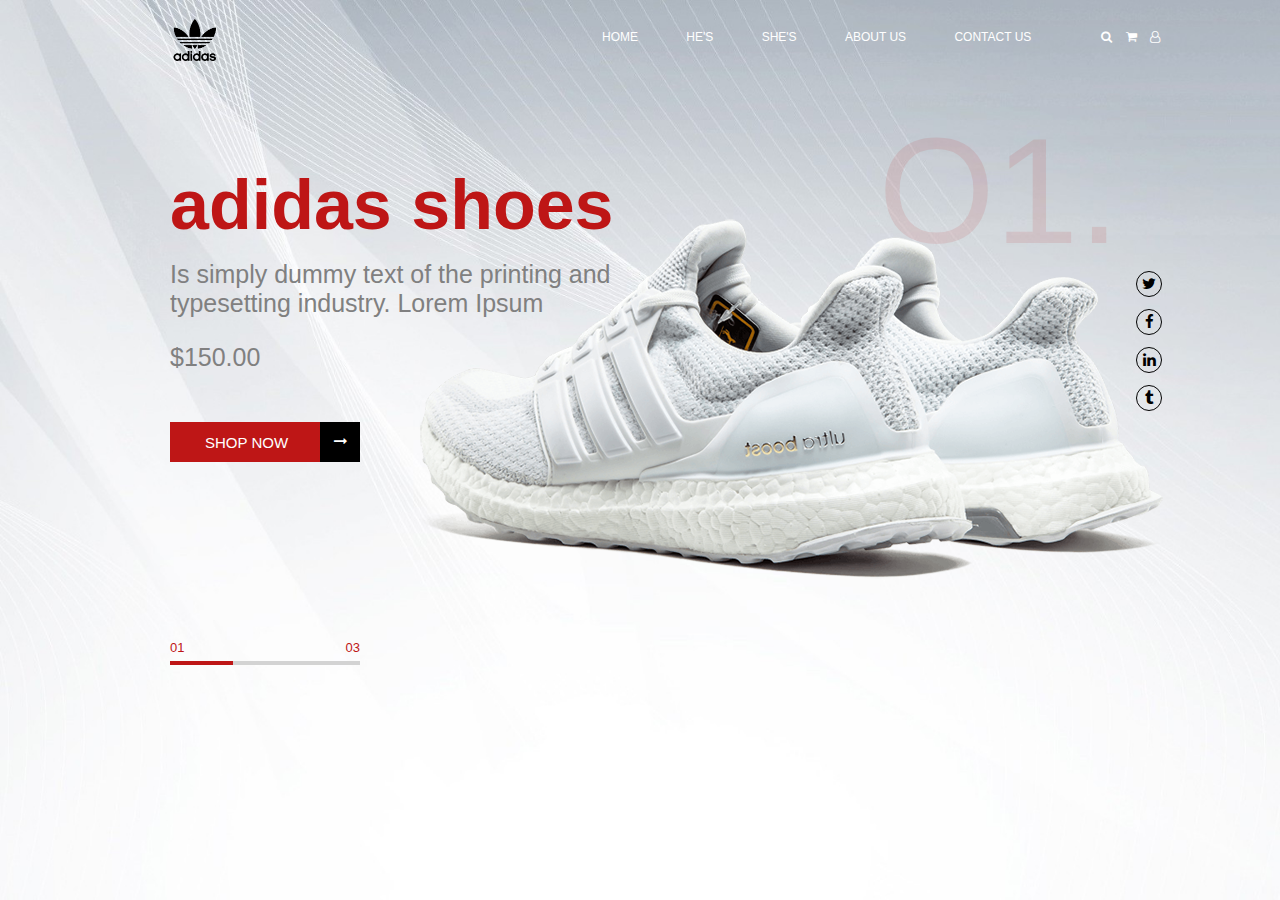
<file: index.html>
<!DOCTYPE html>
<html lang="en">
<head>
    <meta charset="UTF-8">
    <meta http-equiv="X-UA-Compatible" content="IE=edge">
    <meta name="viewport" content="width=device-width, initial-scale=1.0">
    <link rel="stylesheet" href="./css/main.css">
    <link rel="stylesheet" href="./css/preke1.css">
    <link rel="stylesheet" href="./css/font-awesome.min.css">
    <link rel="shortcut icon" href="./img/favicon.png" type="image/png">
    <title>Adidas</title>
</head>
<body>
    <div class="background"></div>
    <header>
        <img class="logotipas" src="./img/adidas-logotipas.png" alt="Adidas Logotipas">
        <div class="nav-top">
            <nav class="top-menu">
                <a href="#">Home</a>
                <a href="#">He's</a>
                <a href="#">She's</a>
                <a href="#">About us</a>
                <a href="#">Contact us</a> 
            </nav>    
            <div class="top-icons">
                <a class="fa fa-search" aria-hidden="true" href="#""></a>
                <a class="fa fa-shopping-cart" aria-hidden="true" href="#""></a>
                <a class="fa fa-user-o" aria-hidden="true" href="#""></a>
            </div>
        </div>
    </header> 
    <main class="prekes-container">        
        <div class="tekstas">
            <p class="prekes-pavadinimas">adidas shoes</p>
            <p class="prekes-aprasymas">Is simply dummy text of the printing and typesetting industry. Lorem Ipsum</p>
            <p class="prekes-kaina">$150.00</p>
            <p class="shop-now">Shop now</p>
            <button type="submit"> <li class="fa fa-long-arrow-right" aria-hidden="true"></li></button>
        </div>
        <div class="prekes-nr">O1.</div>
        <div class="soc-tinklai">
            <a class="fa fa-twitter" aria-hidden="true" href="http://www.twitter.com" target="_blank"></a>
            <a class="fa fa-facebook" aria-hidden="true" href="http://www.facebook.com" target="_blank"></a>
            <a class="fa fa-linkedin" aria-hidden="true" href="http://www.linkedin.com" target="_blank"></a>
            <a class="fa fa-tumblr" aria-hidden="true" href="http://www.tumbler.com" target="_blank"></a>
        </div> 
        <div class="slaideris">
            <div class="puslapiai">
                <div class="psl-pirmas">01</div>
                <div class="psl-paskutinis">03</div>
            </div>
            <div class="juosta">
                <div class="juostos-elementas-active"><img width="100%" height="100%" src="./img/button.png" alt=""></div>
                <div class="juostos-elementas"><a class="p-link" href="index-02.html"><img width="100%" height="100%" src="./img/button.png" alt=""></a></div>
                <div class="juostos-elementas"><a class="p-link" href="index-03.html"><img width="100%" height="100%" src="./img/button.png" alt=""></a></div>
            </div>
<!--        <div class="juosta">
                <div class="juostos-elementas-active"></div>
                <div class="juostos-elementas"></div>
                <div class="juostos-elementas"></div>
            </div> 
-->
        </footer> 
    </main>  
   
</body>
</html>
</file>
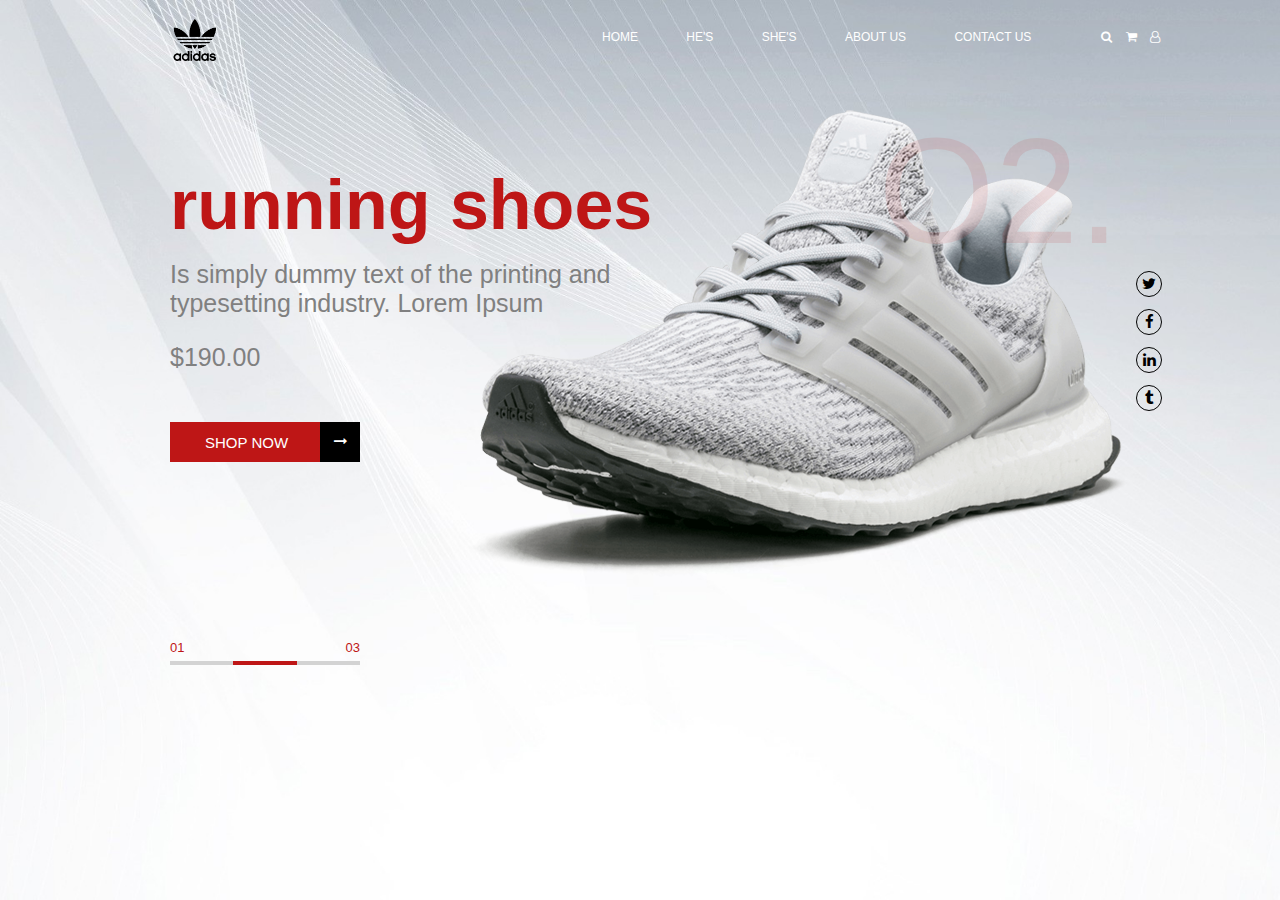
<file: index-02.html>
<!DOCTYPE html>
<html lang="en">
<head>
    <meta charset="UTF-8">
    <meta http-equiv="X-UA-Compatible" content="IE=edge">
    <meta name="viewport" content="width=device-width, initial-scale=1.0">
    <link rel="stylesheet" href="./css/main.css">
    <link rel="stylesheet" href="./css/preke2.css">
    <link rel="stylesheet" href="./css/font-awesome.min.css">
    <link rel="shortcut icon" href="./img/favicon.png" type="image/png">
    <title>Adidas</title>
</head>
<body>
    <div class="background"></div>
    <header>
        <img class="logotipas" src="./img/adidas-logotipas.png" alt="Adidas Logotipas">
        <div class="nav-top">
            <nav class="top-menu">
                <a href="#">Home</a>
                <a href="#">He's</a>
                <a href="#">She's</a>
                <a href="#">About us</a>
                <a href="#">Contact us</a> 
            </nav>    
            <div class="top-icons">
                <a class="fa fa-search" aria-hidden="true" href="#""></a>
                <a class="fa fa-shopping-cart" aria-hidden="true" href="#""></a>
                <a class="fa fa-user-o" aria-hidden="true" href="#""></a>
            </div>
        </div>
    </header> 
    <main class="prekes-container">        
        <div class="tekstas">
            <p class="prekes-pavadinimas">running shoes</p>
            <p class="prekes-aprasymas">Is simply dummy text of the printing and typesetting industry. Lorem Ipsum</p>
            <p class="prekes-kaina">$190.00</p>
            <p class="shop-now">Shop now</p>
            <button type="submit"> <li class="fa fa-long-arrow-right" aria-hidden="true"></li></button>
        </div>
        <div class="prekes-nr">O2.</div>
        <div class="soc-tinklai">
            <a class="fa fa-twitter" aria-hidden="true" href="http://www.twitter.com" target="_blank"></a>
            <a class="fa fa-facebook" aria-hidden="true" href="http://www.facebook.com" target="_blank"></a>
            <a class="fa fa-linkedin" aria-hidden="true" href="http://www.linkedin.com" target="_blank"></a>
            <a class="fa fa-tumblr" aria-hidden="true" href="http://www.tumbler.com" target="_blank"></a>
        </div> 
        <div class="slaideris">
            <div class="puslapiai">
                <div class="psl-pirmas">01</div>
                <div class="psl-paskutinis">03</div>
            </div>
            <div class="juosta">
                <div class="juostos-elementas"><a class="p-link" href="index.html"><img width="100%" height="100%" src="./img/button.png" alt=""></a></div>
                <div class="juostos-elementas-active"><img width="100%" height="100%" src="./img/button.png" alt=""></div>
                <div class="juostos-elementas"><a class="p-link" href="index-03.html"><img width="100%" height="100%" src="./img/button.png" alt=""></a></div>
            </div>
<!--        <div class="juosta">
                <div class="juostos-elementas"></div>
                <div class="juostos-elementas-active"></div>
                <div class="juostos-elementas"></div>
            </div> 
-->
        </footer> 
    </main>  
   
</body>
</html>
</file>
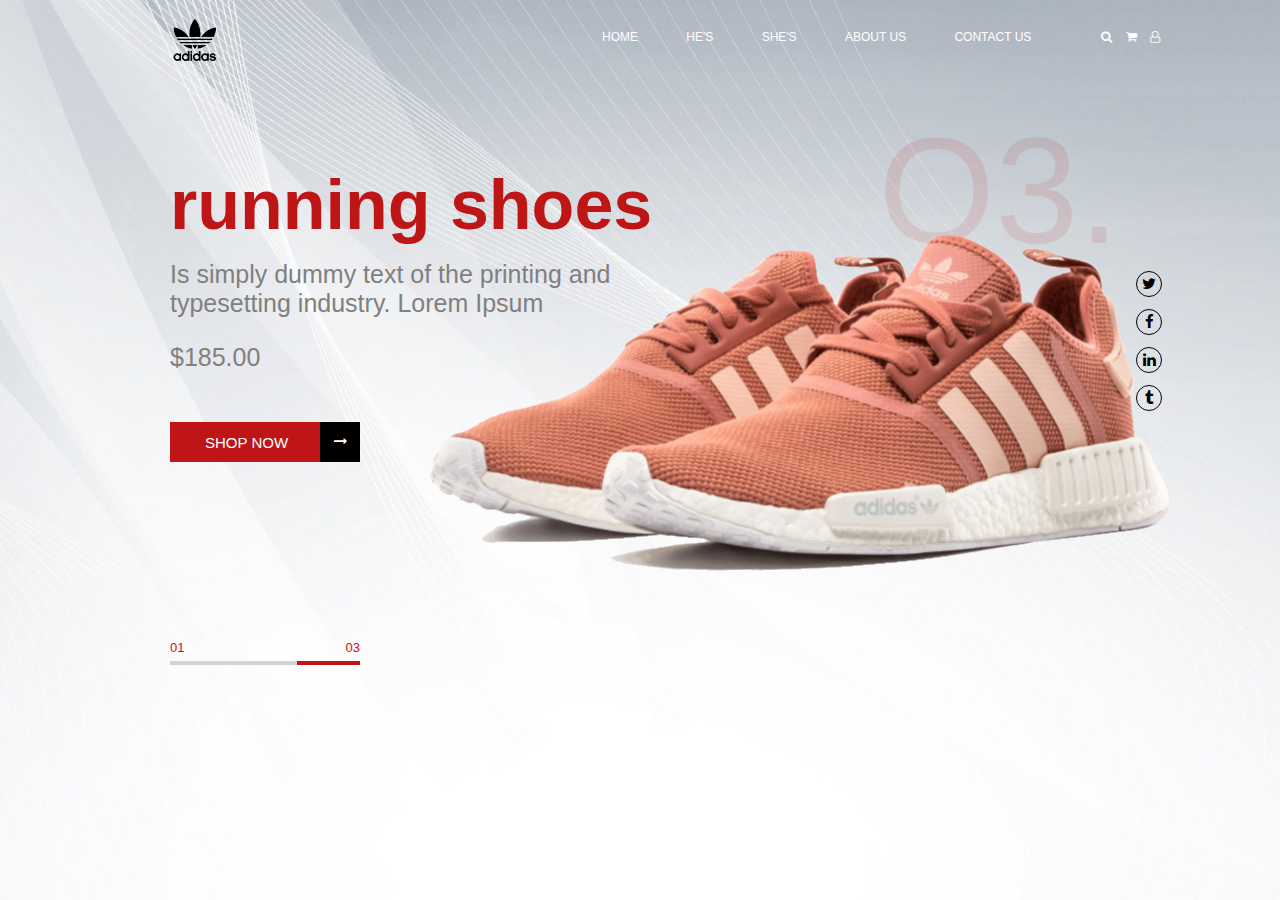
<file: index-03.html>
<!DOCTYPE html>
<html lang="en">
<head>
    <meta charset="UTF-8">
    <meta http-equiv="X-UA-Compatible" content="IE=edge">
    <meta name="viewport" content="width=device-width, initial-scale=1.0">
    <link rel="stylesheet" href="./css/main.css">
    <link rel="stylesheet" href="./css/preke3.css">
    <link rel="stylesheet" href="./css/font-awesome.min.css">
    <link rel="shortcut icon" href="./img/favicon.png" type="image/png">
    <title>Adidas</title>
</head>
<body>
    <div class="background"></div>
    <header>
        <img class="logotipas" src="./img/adidas-logotipas.png" alt="Adidas Logotipas">
        <div class="nav-top">
            <nav class="top-menu">
                <a href="#">Home</a>
                <a href="#">He's</a>
                <a href="#">She's</a>
                <a href="#">About us</a>
                <a href="#">Contact us</a> 
            </nav>    
            <div class="top-icons">
                <a class="fa fa-search" aria-hidden="true" href="#""></a>
                <a class="fa fa-shopping-cart" aria-hidden="true" href="#""></a>
                <a class="fa fa-user-o" aria-hidden="true" href="#""></a>
            </div>
        </div>
    </header> 
    <main class="prekes-container">        
        <div class="tekstas">
            <p class="prekes-pavadinimas">running shoes</p>
            <p class="prekes-aprasymas">Is simply dummy text of the printing and typesetting industry. Lorem Ipsum</p>
            <p class="prekes-kaina">$185.00</p>
            <p class="shop-now">Shop now</p>
            <button type="submit"> <li class="fa fa-long-arrow-right" aria-hidden="true"></li></button>
        </div>
        <div class="prekes-nr">O3.</div>
        <div class="soc-tinklai">
            <a class="fa fa-twitter" aria-hidden="true" href="http://www.twitter.com" target="_blank"></a>
            <a class="fa fa-facebook" aria-hidden="true" href="http://www.facebook.com" target="_blank"></a>
            <a class="fa fa-linkedin" aria-hidden="true" href="http://www.linkedin.com" target="_blank"></a>
            <a class="fa fa-tumblr" aria-hidden="true" href="http://www.tumbler.com" target="_blank"></a>
        </div> 
        <div class="slaideris">
            <div class="puslapiai">
                <div class="psl-pirmas">01</div>
                <div class="psl-paskutinis">03</div>
            </div>
            <div class="juosta">
                <div class="juostos-elementas"><a class="p-linl" href="index.html"><img width="100%" height="100%" src="./img/button.png" alt=""></a></div>
                <div class="juostos-elementas"><a class="p-link" href="index-02.html"><img width="100%" height="100%" src="./img/button.png" alt=""></a></div>
                <div class="juostos-elementas-active"><img width="100%" height="100%" src="./img/button.png" alt=""></div>
            </div>
<!--        <div class="juosta">
                <div class="juostos-elementas"></div>
                <div class="juostos-elementas-active"></div>
                <div class="juostos-elementas"></div>
            </div> 
-->
        </footer> 
    </main>  
   
</body>
</html>
</file>
<file: css/main.css>
body,
body * {
    margin: 0;
    padding: 0;
    vertical-align: top;
    box-sizing: border-box;
    font-family: 'Gill Sans', 'Gill Sans MT', Calibri, 'Trebuchet MS', sans-serif;
}

body {
    height: 100vh;
    background-image: url('../img/fonas-grey.jpg');
    background-position: center;
    background-repeat: no-repeat;
    background-size: cover;
  }

header {
    display: inline-block;
    margin-left: calc(50% - 470px);
    margin-top: 15px;
    width: 1000px;
    height: 50px;
}

.logotipas {
    display: inline-block;
    float: left;
    width: 50px;
}

.nav-top {
    display: inline-block;
    text-transform: uppercase;
    font-size: 12px;
    margin-top: 12px;
    float: right;
}

.top-menu {
    float: left;
}

.top-menu > a {
    display: inline-block;
    line-height: 20px;
    color: white;
    text-decoration: none;
    margin-right: 45px;
    }

.top-menu > a:hover {
    color:rgb(190, 22, 22);
}

.top-icons {
    float: left;
    margin-left: 25px;
}
.top-icons > a {
    display: inline-block;
    line-height: 20px;
    color: white;
    text-decoration: none;
    margin-right: 10px;
}

.top-icons > a:hover {
    color: black;
    
}

.tekstas {
    width: 500px;
    float: left;
    color: grey;
    font-size: 25px;
    position:absolute;
    top:100px;
    left:0px;
}

.prekes-pavadinimas {
    color:rgb(190, 22, 22);
    font-size: 70px;
    font-weight: bold;
}

.prekes-aprasymas {
    margin-top: 15px;
}

.prekes-kaina {
    margin-top: 25px;
}

.shop-now {
    margin-top: 50px;
    background-color: rgb(190, 22, 22);
    font-size: 15px;
    font-weight: lighter;
    text-transform: uppercase;
    height: 40px;
    width: 150px;
    padding: 12px;
    padding-left:35px;
    color: white;
    float: left;
}

button {
    float: left;
    margin-top: 50px;
    background-color: black;
    color: white;
    font-weight: lighter;
    border: 0px;
    height: 40px;
    width: 40px;
    padding: 2px;
}

button:hover {
    background-color: grey;
    cursor:pointer;
}

.prekes-nr {
    position: absolute;
    top :40px;
    right :80px;
    font-size: 150px;
    font-family: 'Franklin Gothic Medium', 'Arial Narrow', Arial, sans-serif;
    color: rgb(190, 22, 22);
    opacity: 0.1;
}

.soc-tinklai {
    display: inline-block;
    width: 10px;
    position:absolute;
    right :60px;
    top :200px;
}
.soc-tinklai > a {
    text-decoration: none;
    width: 26px;
    height: 26px;
    border-radius: 50%;
    border: 1px solid black;
    color: black;
    margin: 6px;
    padding-top: 4px;
    text-align: center;
    font-size:15px;
}
.soc-tinklai > a:hover{
    background-color: black;
    color: white;
}

.slaideris {
    width: 190px;
    height: 25px;
    position: absolute;
    bottom:0px;
    left: 0px;
}

.puslapiai {
    font-size: 13px;
    color:rgb(190, 22, 22);
    font-family: Arial, Helvetica, sans-serif;
}
.psl-pirmas{
    position: absolute;
    left: 0px;
    top: 0px;
}
.psl-paskutinis{
    position: absolute;
    right: 0px;
    top: 0px;
}

.juosta {
    float: left;
    width: 100%;
    height: 4px;
    background-color: lightgrey;
    position: absolute;
    bottom: 0px;;
}
/*
.juostos-elementas-1 {
    display:inline-block;
    Height:4px;
    width: calc(100%/3);
}
.juostos-elementas-1:hover {
    background-color:rgb(190, 22, 22);
}
.juostos-elementas-2 {
    float: left;
    Height:4px;
    width: calc(100%/3);
}
.juostos-elementas-2:hover {
    background-color:rgb(190, 22, 22);
}

.juostos-elementas-3 {
    float: left;
    Height:4px;
    width: calc(100%/3);
}
.juostos-elementas-3:hover {
    background-color:rgb(190, 22, 22);
}

*/
.juostos-elementas {
    display:inline-block;
    Height:4px;
    width: calc(100%/3);
    float: left;
}
.juostos-elementas:hover {
    background-color: grey;
}
.juostos-elementas-active {
    display:inline-block;
    Height:4px;
    width: calc(100%/3);
    float: left;
    background-color:rgb(190, 22, 22);
}
.p-link{
    display: block;
    width: 100%;
    height: 4px;
}
</file>
<file: css/preke1.css>
.prekes-container {
    background-image: url(../img/batai1.png);
    background-position:right center;
    background-repeat: no-repeat;
    width: 1030px;
    height: 600px;
    margin-left: calc(50% - 470px);
    position: absolute;
}
</file>
<file: css/preke2.css>
.prekes-container {
    background-image: url(../img/batai2.png);
    background-position:right center;
    background-repeat: no-repeat;
    width: 1030px;
    height: 600px;
    margin-left: calc(50% - 470px);
    position: absolute;
}
</file>
<file: css/preke3.css>
.prekes-container {
    background-image: url(../img/batai3.png);
    background-position:right center;
    background-repeat: no-repeat;
    width: 1030px;
    height: 600px;
    margin-left: calc(50% - 470px);
    position: absolute;
}
</file>
